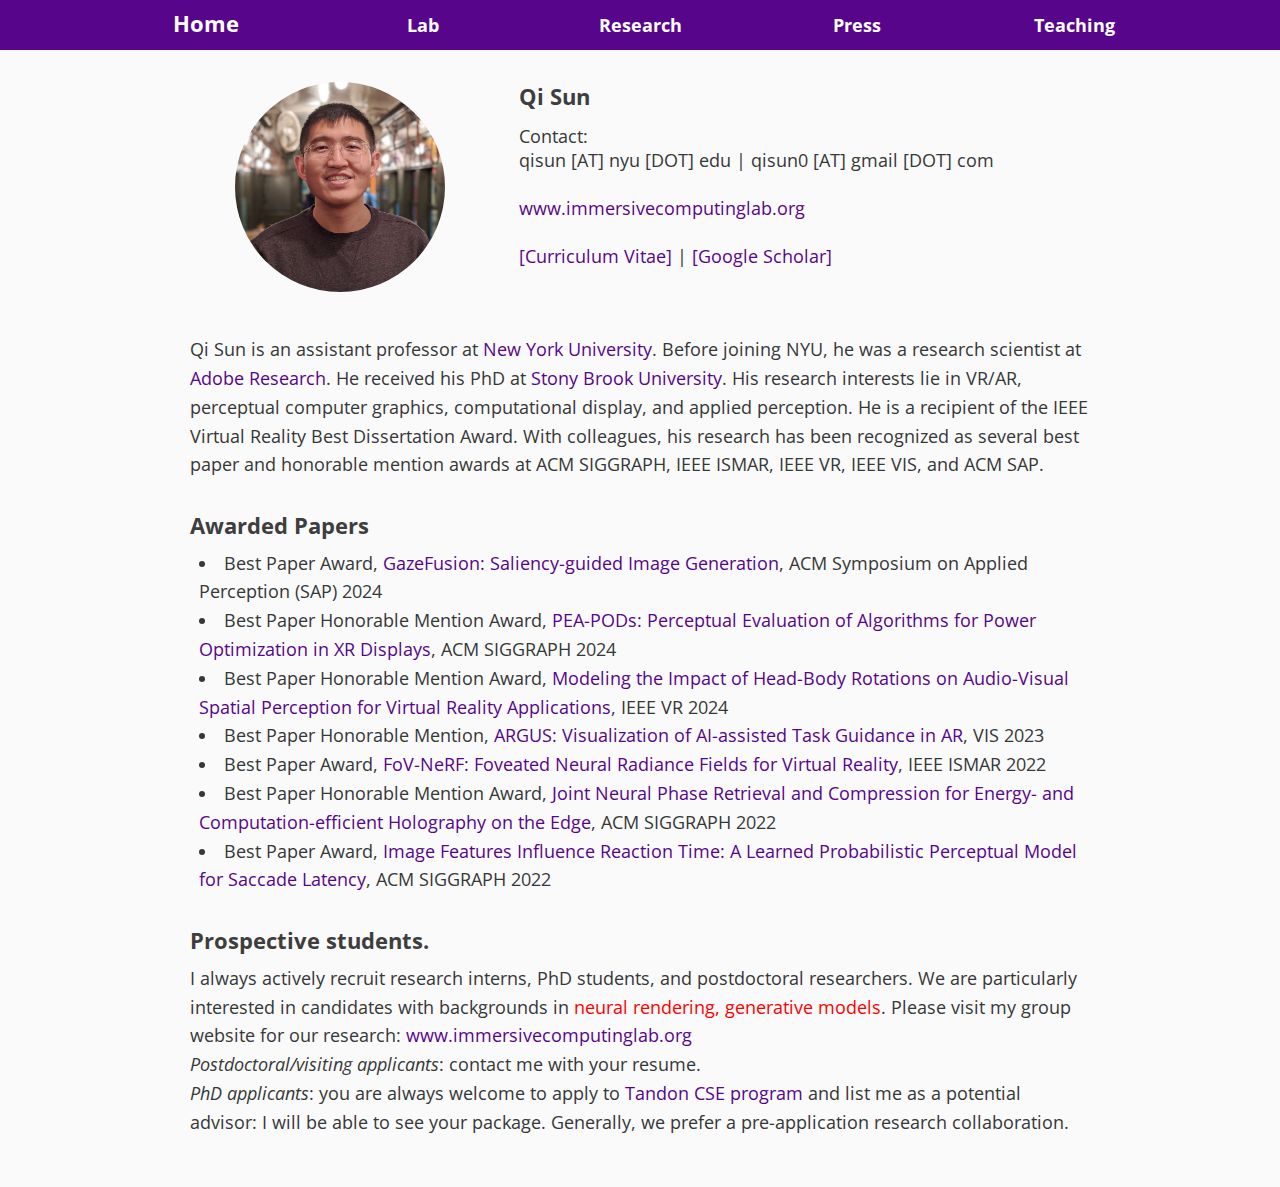
<file: index.html>
<html>

<head>
  <!-- Global site tag (gtag.js) - Google Analytics -->
  <script async src="https://www.googletagmanager.com/gtag/js?id=UA-116694013-1"></script>
  <script>
    window.dataLayer = window.dataLayer || [];

    function gtag() {
      dataLayer.push(arguments);
    }
    gtag('js', new Date());

    gtag('config', 'UA-116694013-1');
  </script>
  <link rel="icon" href="./favicon.ico" type="image/x-icon">
  <link rel="SHORTCUT ICON" href="./favicon.ico">
  <title>Qi Sun</title>
  <meta http-equiv="content-type" content="text/html; charset=utf-8" />
  <meta name="description" content="" />
  <meta name="keywords" content="" />
  <meta name="viewport" content="width=device-width">
  <link href='http://fonts.googleapis.com/css?family=Open+Sans' rel='stylesheet' type='text/css'>
  <link rel="stylesheet" href="main.css">
</head>

<body>
  <div id="wrapper">
    <ul id="topnav">
      <li class="head"><a href="#">Home</a>    
        <li><a href="https://www.immersivecomputinglab.org/">Lab</a></li>    
        <li><a href="https://www.immersivecomputinglab.org/research/">Research</a></li>
        <li><a href="https://www.immersivecomputinglab.org/press/">Press</a></li>
        <li><a href="https://www.immersivecomputinglab.org/courses/">Teaching</a></li>
    </ul>
    <div style="clear:both;"></div>
  </div>
  <div class="place" id="place"></div>

  <a name="about"><h1 style="padding-top: 100px; margin-top: -50px;"></h1></a>
  <div class="container" id="about_content">
    <table width="100%">
      <tr>
        <td width="5%" style="vertical-align:top"></td>
        <td width="20%" style="vertical-align:bottom; padding-top: 10px" >
          <div class="profile-picture centered"><img src="img/photo_qisun.jpg" alt="qi sun profile" ></div>
        </td>
        <td width="5%" style="vertical-align:top"></td>
        <td width="70%" style="vertical-align:top">
          <dl>
            <dd><h3 style="margin-top: 10px">Qi Sun</h3></dd>
            <dd>
              <p>Contact:
              <p>qisun [AT] nyu [DOT] edu  |  qisun0 [AT] gmail [DOT] com</p>
              <br />
              <!--<p><a href="https://engineering.nyu.edu/faculty/qi-sun" target="_blank">https://engineering.nyu.edu/faculty/qi-sun</a></p>-->
              </p><a href="https://www.immersivecomputinglab.org/">www.immersivecomputinglab.org</a></p>
              <br />
              <p><a href="cv_qisun.pdf" target="_blank">[Curriculum Vitae]</a> | <a href="https://scholar.google.com/citations?hl=en&user=oN7gaqMAAAAJ" target="_blank">[Google Scholar]</a></p>
            </dd><br/>
          </dl>
        </td>
      </tr>
    </table>
  </div>
 
  <a name="nothing"><h1 style="" yle="padding-top: 45px; margin-top: -45px;"></h1></a>
  <div class="container" id="about_content">
    <p></p>
    <p>Qi Sun is an assistant professor at <a href="https://engineering.nyu.edu/faculty/qi-sun" target="_blank">New York University</a>. Before joining NYU, he was a research scientist at <a href="https://research.adobe.com/person/qi-sun/" target="_blank">Adobe Research</a>. He received his PhD at <a href="https://www.cs.stonybrook.edu/" target="_blank">Stony Brook University</a>. His research interests lie in VR/AR, perceptual computer graphics, computational display, and applied perception. He is a recipient of the IEEE Virtual Reality Best Dissertation Award. With colleagues, his research has been recognized as several best paper and honorable mention awards at ACM SIGGRAPH, IEEE ISMAR, IEEE VR, IEEE VIS, and ACM SAP.
      </div>     
  </div>	

  <a name="experience"><h1 style="padding-top: 45px; margin-top: -45px;"></h1></a>
  <div class="container" id="work_content">
    <!-- <h3 style="padding-bottom: 0px">Employment</h3>
    <table id="work" style="width:100%" cellSpacing=3 cellPadding=6>
      <tr>
        <td width="3%" style="vertical-align:top; padding-top:12px">
          <dl><dt><img src="img/logo_nyu.ico" height="20px"></dt></dl>
        </td>
        <td width="95%" style="vertical-align:top"><dl>
          <dd style="padding-left:10px">New York University</dd>
          <dd style="padding-left:10px">Assistant Professor, Tandon School of Engineering</dd>
        </dl></td>
      </tr>
      <tr>
        <td width="3%" style="vertical-align:top; padding-top:12px">
          <dl><dt><img src="img/logo_adobe.ico" height="20px"></dt></dl>
        </td>
        <td width="95%" style="vertical-align:top"><dl>
          <dd style="padding-left:10px">Adobe Research</dd>
          <dd style="padding-left:10px">Research Scientist</dd>
        </dl></td>
      </tr>
    </table> -->
    <h3 style="padding-top: 0px; padding-bottom: 0px;">Awarded Papers</h3>
    <table id="paperAwards" style="width:100%" cellSpacing=3 cellPadding=6>
        <div style="padding-left: 0.5em">
          <li>Best Paper Award, <a href="https://www.immersivecomputinglab.org/publication/gazefusion-saliency-guided-image-generation/" target="_blank">GazeFusion: Saliency-guided Image Generation</a>, ACM Symposium on Applied Perception (SAP) 2024</li>
          <li>Best Paper Honorable Mention Award, <a href="https://www.immersivecomputinglab.org/publication/pea-pods-perceptual-evaluation-of-algorithms-for-power-optimization-in-xr-displays/" target="_blank">
            PEA-PODs: Perceptual Evaluation of Algorithms for Power Optimization in XR Displays</a>, ACM SIGGRAPH 2024</li>
          <li>Best Paper Honorable Mention Award, <a href="https://www.immersivecomputinglab.org/publication/modeling-the-impact-of-head-body-rotations-on-audio-visual-spatial-perception-for-virtual-reality-applications/" target="_blank">Modeling the Impact of Head-Body Rotations on Audio-Visual Spatial Perception for Virtual Reality Applications</a>, IEEE VR 2024</li>
          <li>Best Paper Honorable Mention, <a href="https://www.immersivecomputinglab.org/publication/argus-visualization-of-ai-assisted-task-guidance-in-ar/" target="_blank">ARGUS: Visualization of AI-assisted Task Guidance in AR</a>, VIS 2023</li>
          <li>Best Paper Award, <a href="https://www.immersivecomputinglab.org/publication/fov-nerf-foveated-neural-radiance-fields-for-virtual-reality/" target="_blank">FoV-NeRF: Foveated Neural Radiance Fields for Virtual Reality</a>, IEEE ISMAR 2022</li>
          <li>Best Paper Honorable Mention Award, <a href="https://www.immersivecomputinglab.org/publication/joint-neural-phase-retrieval-and-compression-for-energy-and-computation-efficient-holography-on-the-edge/" target="_blank">Joint Neural Phase Retrieval and Compression for Energy- and Computation-efficient Holography on the Edge</a>, ACM SIGGRAPH 2022</li>
          <li>Best Paper Award, <a href="https://www.immersivecomputinglab.org/publication/image-features-influence-reaction-time-a-learned-probabilistic-perceptual-model-for-saccade-latency/" target="_blank"> Image Features Influence Reaction Time: A Learned Probabilistic Perceptual Model for Saccade Latency</a>, ACM SIGGRAPH 2022</li>
        </div>
    </table>

    <h3 style="padding-bottom: 0px;">Prospective students.</h3>
    I always actively recruit research interns, PhD students, and postdoctoral researchers. <!--Please <a href="https://apply.engineering.nyu.edu/apply/" target="_blank"><u>apply here</u></a> by Dec 15th, 2020 -->
      We are particularly interested in candidates with backgrounds in <span style="color:#FF0000";>neural rendering, generative models</span>. Please visit my group website for our research: <a href="https://www.immersivecomputinglab.org/">www.immersivecomputinglab.org</a>
      <br>
      <em>Postdoctoral/visiting applicants</em>: contact me with your resume. 
      <br>
      <em>PhD applicants</em>: you are always welcome to apply to <a href="https://engineering.nyu.edu/academics/programs/computer-science-phd"> Tandon CSE program</a> and list me as a potential advisor: I will be able to see your package. Generally, we prefer a pre-application research collaboration.<!-- to better understand whether a longer-term collaboration could be efficient and enjoyable.  Meanwhile, please check out <a href="https://qisun.me/lab.html">this Q&A</a> before contacting me.--></p>
  </div>



</body>

</html>
</file>
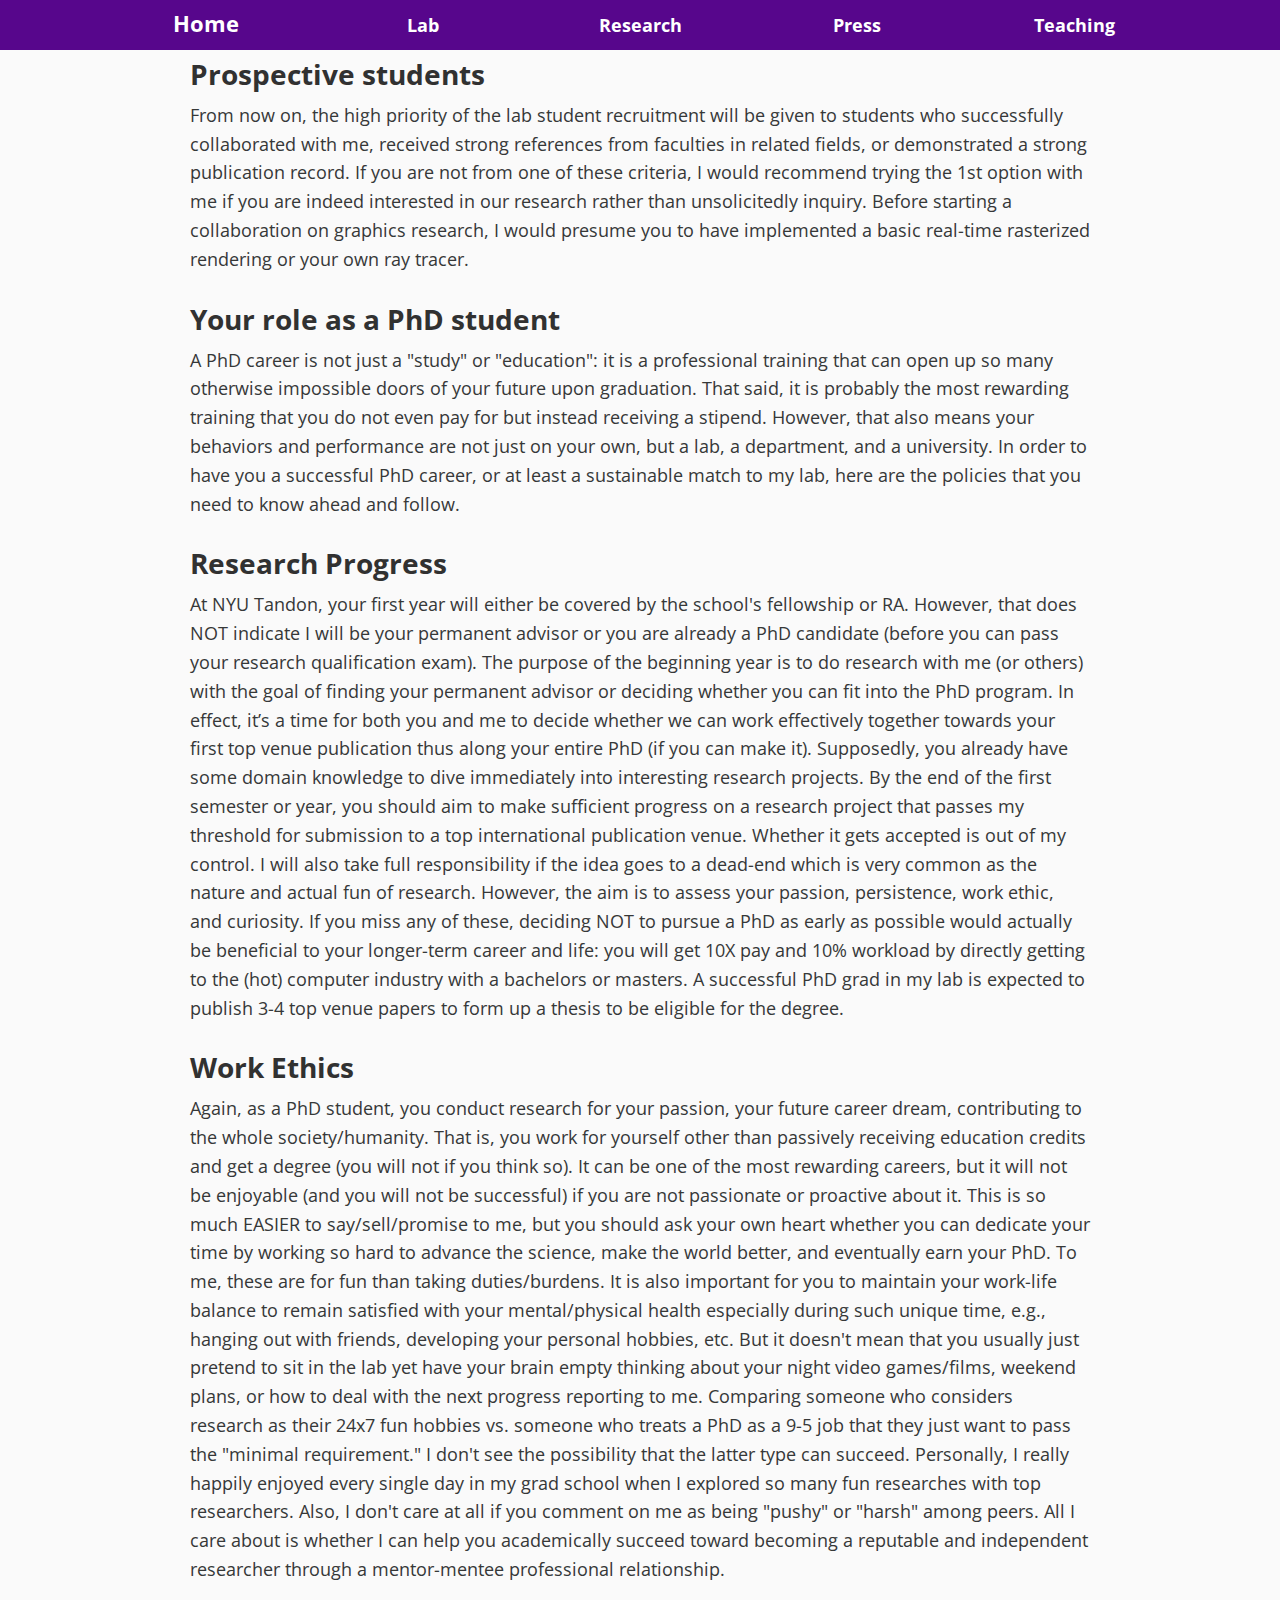
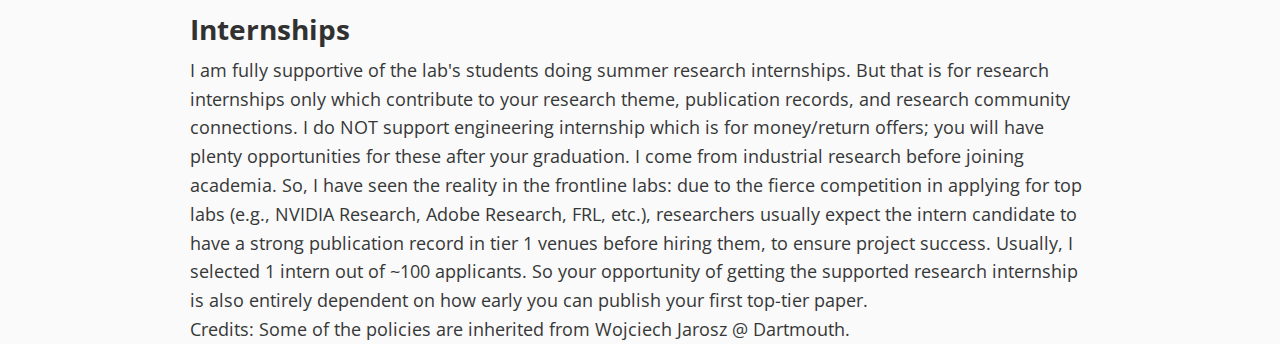
<file: lab.html>
<html>

<head>
  <!-- Global site tag (gtag.js) - Google Analytics -->
  <script async src="https://www.googletagmanager.com/gtag/js?id=UA-116694013-1"></script>
  <script>
    window.dataLayer = window.dataLayer || [];

    function gtag() {
      dataLayer.push(arguments);
    }
    gtag('js', new Date());

    gtag('config', 'UA-116694013-1');
  </script>
  <link rel="icon" href="./favicon.ico" type="image/x-icon">
  <link rel="SHORTCUT ICON" href="./favicon.ico">
  <title>Qi Sun | Press </title>
  <meta http-equiv="content-type" content="text/html; charset=utf-8" />
  <meta name="description" content="" />
  <meta name="keywords" content="" />
  <meta name="viewport" content="width=device-width">
  <link href='http://fonts.googleapis.com/css?family=Open+Sans' rel='stylesheet' type='text/css'>
  <link rel="stylesheet" href="main.css">
</head>

<body>
  <div id="wrapper">
    <ul id="topnav">
      <li class="head"><a href="#">Home</a>    
        <li><a href="https://www.immersivecomputinglab.org/">Lab</a></li>    
        <li><a href="https://www.immersivecomputinglab.org/research/">Research</a></li>
        <li><a href="https://www.immersivecomputinglab.org/press/">Press</a></li>
        <li><a href="https://www.immersivecomputinglab.org/courses/">Teaching</a></li>
    </ul>
    <div style="clear:both;"></div>
  </div>
<div class="container" id="about_content">    
</br>
<h2>
Prospective students
</h2>
From now on, the high priority of the lab student recruitment will be given to students who successfully collaborated with me, received strong references from faculties in related fields, or demonstrated a strong publication record. If you are not from one of these criteria, I would recommend trying the 1st option with me if you are indeed interested in our research rather than unsolicitedly inquiry. Before starting a collaboration on graphics research, I would presume you to have implemented a basic real-time rasterized rendering or your own ray tracer.

<h2>Your role as a PhD student</h2>
A PhD career is not just a "study" or "education": it is a professional training that can open up so many otherwise impossible doors of your future upon graduation. That said, it is probably the most rewarding training that you do not even pay for but instead receiving a stipend.

However, that also means your behaviors and performance are not just on your own, but a lab, a department, and a university. In order to have you a successful PhD career, or at least a sustainable match to my lab, here are the policies that you need to know ahead and follow.

<h2>Research Progress</h2>
At NYU Tandon, your first year will either be covered by the school's fellowship or RA. However, that does NOT indicate I will be your permanent advisor or you are already a PhD candidate (before you can pass your research qualification exam). The purpose of the beginning year is to do research with me (or others) with the goal of finding your permanent advisor or deciding whether you can fit into the PhD program. In effect, it’s a time for both you and me to decide whether we can work effectively together towards your first top venue publication thus along your entire PhD (if you can make it). Supposedly, you already have some domain knowledge to dive immediately into interesting research projects.

By the end of the first semester or year, you should aim to make sufficient progress on a research project that passes my threshold for submission to a top international publication venue. Whether it gets accepted is out of my control. I will also take full responsibility if the idea goes to a dead-end which is very common as the nature and actual fun of research. However, the aim is to assess your passion, persistence, work ethic, and curiosity. If you miss any of these, deciding NOT to pursue a PhD as early as possible would actually be beneficial to your longer-term career and life: you will get 10X pay and 10% workload by directly getting to the (hot) computer industry with a bachelors or masters. A successful PhD grad in my lab is expected to publish 3-4 top venue papers to form up a thesis to be eligible for the degree. 

<h2>Work Ethics</h2>

Again, as a PhD student, you conduct research for your passion, your future career dream, contributing to the whole society/humanity. 
That is, you work for yourself other than passively receiving education credits and get a degree (you will not if you think so). It can be one of the most rewarding careers, but it will not be enjoyable (and you will not be successful) if you are not passionate or proactive about it. This is so much EASIER to say/sell/promise to me, but you should ask your own heart whether you can dedicate your time by working so hard to advance the science, make the world better, and eventually earn your PhD. To me, these are for fun than taking duties/burdens.
It is also important for you to maintain your work-life balance to remain satisfied with your mental/physical health especially during such unique time, e.g., hanging out with friends, developing your personal hobbies, etc. But it doesn't mean that you usually just pretend to sit in the lab yet have your brain empty thinking about your night video games/films, weekend plans, or how to deal with the next progress reporting to me.
Comparing someone who considers research as their 24x7 fun hobbies vs. someone who treats a PhD as a 9-5 job that they just want to pass the "minimal requirement." I don't see the possibility that the latter type can succeed. Personally, I really happily enjoyed every single day in my grad school when I explored so many fun researches with top researchers.
Also, I don't care at all if you comment on me as being "pushy" or "harsh" among peers. All I care about is whether I can help you academically succeed toward becoming a reputable and independent researcher through a mentor-mentee professional relationship.


<h2>Internships</h2>
I am fully supportive of the lab's students doing summer research internships. But that is for research internships only which contribute to your research theme, publication records, and research community connections. I do NOT support engineering internship which is for money/return offers; you will have plenty opportunities for these after your graduation.
I come from industrial research before joining academia. So, I have seen the reality in the frontline labs: due to the fierce competition in applying for top labs (e.g., NVIDIA Research, Adobe Research, FRL, etc.), researchers usually expect the intern candidate to have a strong publication record in tier 1 venues before hiring them, to ensure project success. Usually, I selected 1 intern out of ~100 applicants. So your opportunity of getting the supported research internship is also entirely dependent on how early you can publish your first top-tier paper.

<p></p>
Credits: Some of the policies are inherited from Wojciech Jarosz @ Dartmouth.
</div>

</body>
</html>
</file>
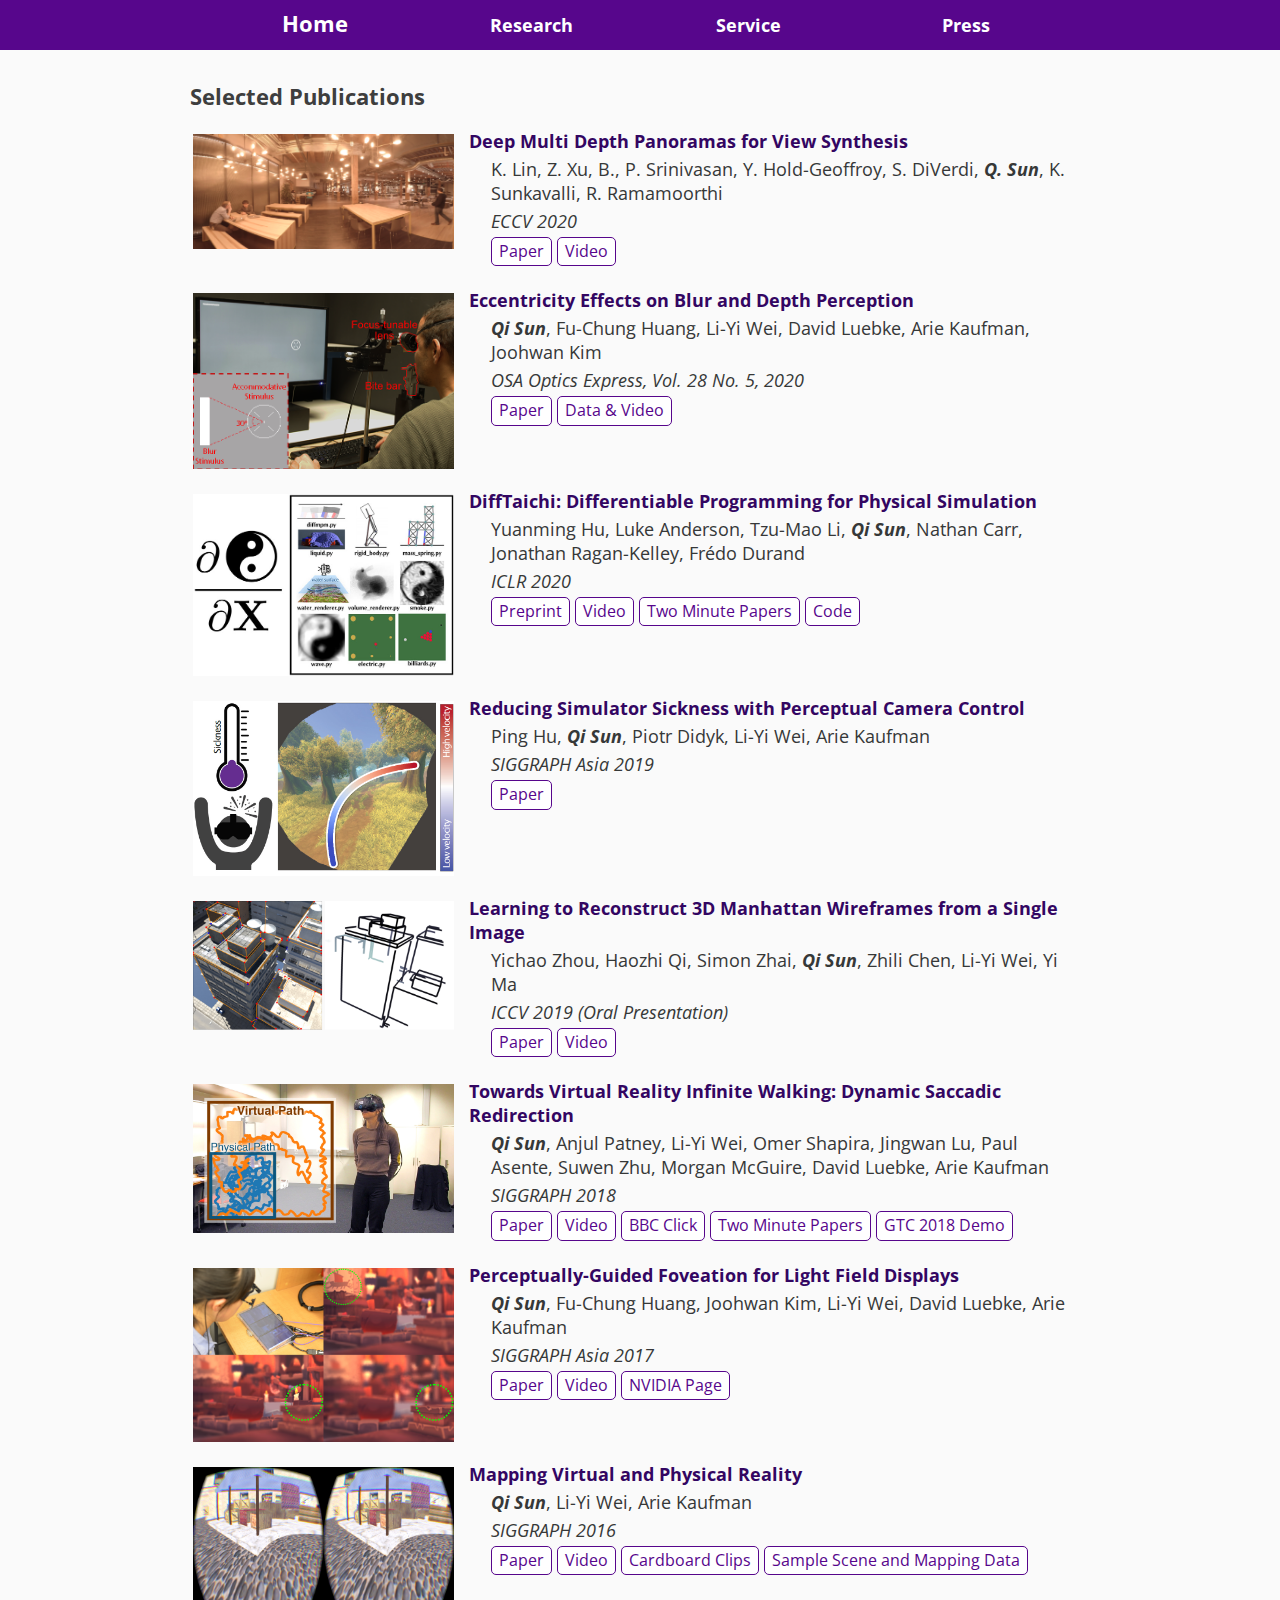
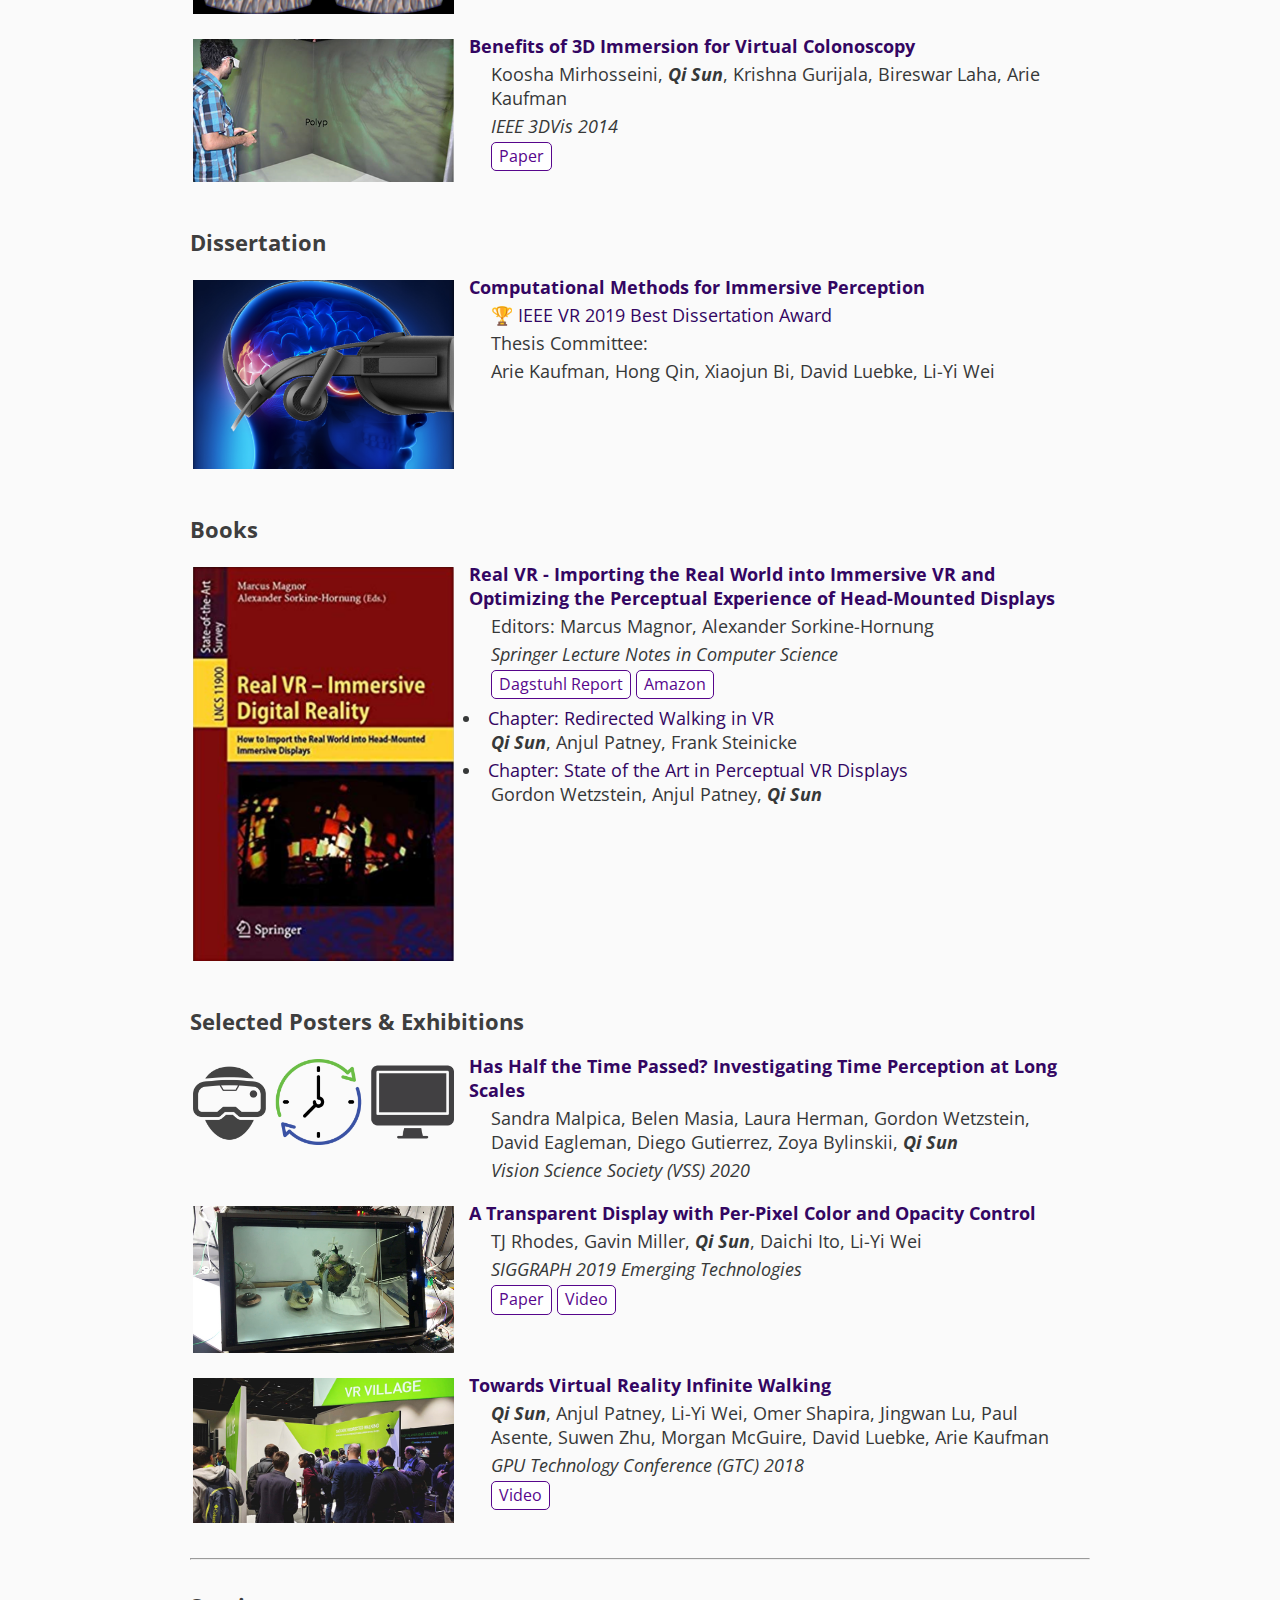
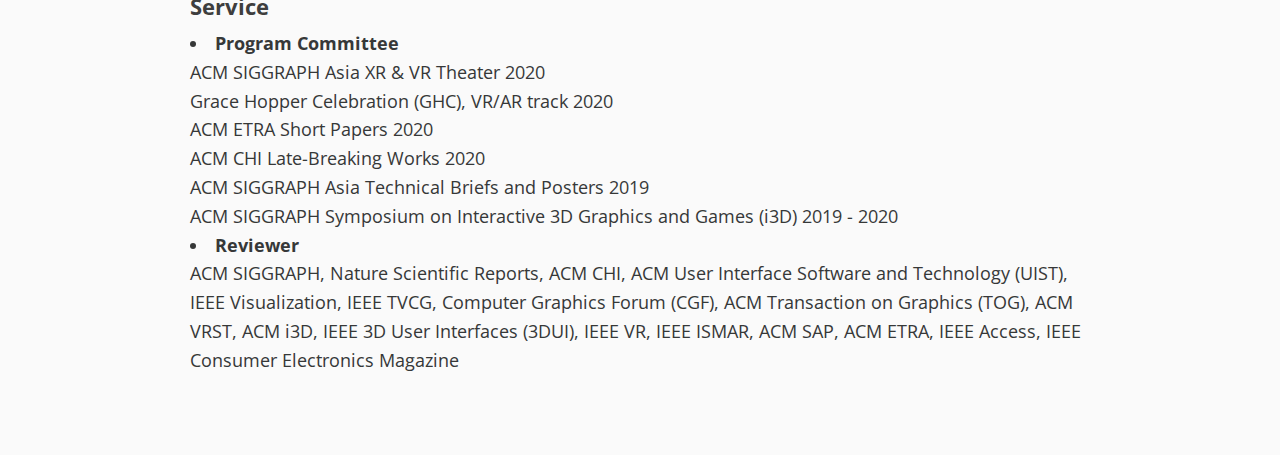
<file: research.html>
<html>

<head>
  <!-- Global site tag (gtag.js) - Google Analytics -->
  <script async src="https://www.googletagmanager.com/gtag/js?id=UA-116694013-1"></script>
  <script>
    window.dataLayer = window.dataLayer || [];

    function gtag() {
      dataLayer.push(arguments);
    }
    gtag('js', new Date());

    gtag('config', 'UA-116694013-1');
  </script>
  <link rel="icon" href="./favicon.ico" type="image/x-icon">
  <link rel="SHORTCUT ICON" href="./favicon.ico">
  <title>Qi Sun | Research </title>
  <meta http-equiv="content-type" content="text/html; charset=utf-8" />
  <meta name="description" content="" />
  <meta name="keywords" content="" />
  <meta name="viewport" content="width=device-width">
  <link href='http://fonts.googleapis.com/css?family=Open+Sans' rel='stylesheet' type='text/css'>
  <link rel="stylesheet" href="main.css">
</head>

<body>
  <div id="wrapper">
    <ul id="topnav">
      <li class="head"><a href="index.html">Home</a>
        <li><a href="#">Research</a></li>
        <li><a href="research.html#service">Service</a></li>
        <li><a href="media.html">Press</a></li>
    </ul>
    <div style="clear:both;"></div>
  </div>
  <div class="place" id="place"></div>

  <a name="pub"><h1 style="padding-top: 100px; margin-top: -50px;"></h1></a>
  <div class="container" id="pub_content">
    <h3>Selected Publications</h3>
    <p></p>
    <table style="width:100%" border=0 cellSpacing=3 cellPadding=6>
      <tr>
        <td width="30%" align=center style="vertical-align:top;"><img src="img/kaien_eccv20.png" alt="" width="100%" style="padding:5px 0;"></td>
        <td width="70%" style="vertical-align:top">
          <dl>
            <dt><a class="proj">Deep Multi Depth Panoramas for View Synthesis</a></dt>
            <dd>K. Lin, Z. Xu, B., P. Srinivasan, Y. Hold-Geoffroy,  S. DiVerdi, <b><em>Q. Sun</em></b>, K. Sunkavalli, R. Ramamoorthi</dd>
            <dd><i>ECCV 2020</i></dd>
            <dd>
              <a href="http://cseweb.ucsd.edu/~ravir/kaien_eccv20.pdf" target="_blank" class="btn">Paper</a>
              <a href="http://cseweb.ucsd.edu/~ravir/kaien_eccv20.mp4" target="_blank" class="btn">Video</a>
            </dd> 
          </dl>
        </td>
      </tr>

      <tr>
        <td width="30%" align=center style="vertical-align:top;"><img src="img/oe_19.png" alt="" width="100%" style="padding:5px 0;"></td>
        <td width="70%" style="vertical-align:top">
          <dl>
            <dt><a class="proj" href="https://1iyiwei.github.io/ebd-oe20/">Eccentricity Effects on Blur and Depth Perception</a></dt>
            <dd><b><em>Qi Sun</em></b>, Fu-Chung Huang, Li-Yi Wei, David Luebke, Arie Kaufman, Joohwan Kim</dd>
            <dd><i>OSA Optics Express, Vol. 28 No. 5, 2020</i></dd>
            <dd>
              <a href="https://www.osapublishing.org/oe/abstract.cfm?uri=oe-28-5-6734" target="_blank" class="btn">Paper</a>
              <a href="https://www.osapublishing.org/oe/fulltext.cfm?uri=oe-28-5-6734&id=427740#articleSupplMat" target="_blank" class="btn">Data & Video</a>
            </dd> 
          </dl>
        </td>
      </tr>

      <tr>
        <td width="30%" align=center style="vertical-align:top;">
          <img src="img/difftaichi-teaser.jpg" alt="" width="100%" style="padding:5px 0;">
        </td>
        <td width="70%" style="vertical-align:top">
          <dl>
            <dt><a class="proj" href="javascript:void(0)">DiffTaichi: Differentiable Programming for Physical Simulation</a></dt>
            <dd>Yuanming Hu, Luke Anderson, Tzu-Mao Li, <b><em>Qi Sun</em></b>, Nathan Carr, Jonathan Ragan-Kelley, Frédo Durand</dd>
            <dd><i>ICLR 2020</i></dd>
            <dd>
              <a href="https://arxiv.org/abs/1910.00935" target="_blank" class="btn">Preprint</a>
              <a href="https://www.youtube.com/watch?v=Z1xvAZve9aE" target="_blank" class="btn">Video</a>
              <a href="https://www.youtube.com/watch?v=T7w7QuYa4SQ&vl=en" target="_blank" class="btn">Two Minute Papers</a>
              <a href="https://github.com/yuanming-hu/difftaichi" target="_blank" class="btn">Code</a>
            </dd>
          </dl>
        </td>
      </tr>

      <tr>
        <td width="30%" align=center style="vertical-align:top;">
          <img src="img/siga_19_ui.jpg" alt="" width="100%" style="padding:5px 0;">
        </td>
        <td width="70%" style="vertical-align:top">
          <dl>
            <dt><a class="proj" href="https://1iyiwei.github.io/perceptualvr-siga19/">Reducing Simulator Sickness with Perceptual Camera Control</a></dt>
            <dd>Ping Hu, <b><em>Qi Sun</em></b>, Piotr Didyk, Li-Yi Wei, Arie Kaufman</dd>
            <dd><i>SIGGRAPH Asia 2019</i></dd>
            <dd>
              <a href="https://hal.archives-ouvertes.fr/hal-02288158" target="_blank" class="btn">Paper</a>
            </dd>
          </dl>
        </td>
      </tr>

      <tr>
        <td width="30%" align=center style="vertical-align:top;">
          <img src="img/iccv_19_wireframe.png" alt="" width="100%" style="padding:5px 0;">
        </td>
        <td width="70%" style="vertical-align:top">
          <dl>
            <dt><a class="proj" href="https://yichaozhou.com/publication/1811learning/">Learning to Reconstruct 3D Manhattan Wireframes from a Single Image</a></dt>
            <dd>Yichao Zhou, Haozhi Qi, Simon Zhai, <b><em>Qi Sun</em></b>, Zhili Chen, Li-Yi Wei, Yi Ma</dd>
            <dd><i>ICCV 2019 (Oral Presentation)</i></dd>
            <dd>
              <a href="https://arxiv.org/abs/1905.07482" target="_blank" class="btn">Paper</a>
              <a href="https://youtu.be/l3sUtddPJPY" target="_blank" class="btn">Video</a>
            </dd>
          </dl>
        </td>
      </tr>

      <tr>
        <td width="30%" align=center style="vertical-align:top;">
          <img src="img/sig18_vri_ui0.jpg" alt="" width="100%" style="padding:5px 0;">
        </td>
        <td width="70%" style="vertical-align:top">
          <dl>
            <dt><a class="proj" href="https://1iyiwei.github.io/dsr-sig18/">Towards Virtual Reality Infinite Walking: Dynamic Saccadic Redirection</a></dt>
            <dd><b><em>Qi Sun</em></b>, Anjul Patney, Li-Yi Wei, Omer Shapira, Jingwan Lu, Paul Asente, Suwen Zhu, Morgan McGuire, David Luebke, Arie Kaufman</dd>
            <dd><i>SIGGRAPH 2018</i></dd>
            <dd>
              <a href="https://research.nvidia.com/sites/default/files/pubs/2018-08_Towards-Virtual-Reality/paper_0.pdf" target="_blank" class="btn">Paper</a>
              <a href="https://youtu.be/eDk4HrEtGrM" target="_blank" class="btn">Video</a>
              <a href="https://www.bbc.com/news/av/technology-45190257/eye-tracking-creates-infinite-space-in-virtual-reality" target="_blank" class="btn">BBC Click</a>
              <a href="https://youtu.be/KEdrBMZx53w" target="_blank" class="btn">Two Minute Papers</a>
              <a href="https://1iyiwei.github.io/dsr-sig18/gtc.html" target="_blank" class="btn">GTC 2018 Demo</a>
            </dd>
          </dl>
        </td>
      </tr>

      <tr>
        <td width="30%" align=center style="vertical-align:top;">
          <img src="img/siga17_pgf_ui.png" alt="" width="100%" style="padding:5px 0;">
        </td>
        <td width="70%" style="vertical-align:top">
          <dl>
            <dt><a class="proj" href="https://1iyiwei.github.io/flfd-siga17/">Perceptually-Guided Foveation for Light Field Displays</a></dt>
            <dd><b><em>Qi Sun</em></b>, Fu-Chung Huang, Joohwan Kim, Li-Yi Wei, David Luebke, Arie Kaufman</dd>
            <dd><i>SIGGRAPH Asia 2017</i></dd>
            <dd>
              <a href="papers/17_siga_pgf.pdf" target="_blank" class="btn">Paper</a>
              <a href="https://youtu.be/tx0i30vTqMU" target="_blank" class="btn">Video</a>
              <a href="http://research.nvidia.com/publication/2017-11_Perceptually-Guided-Foveation-for" target="_blank" class="btn">NVIDIA Page</a>
            </dd>
          </dl>
        </td>
      </tr>

      <tr>
        <td width="30%" align=center style="vertical-align:top;">
          <img src="img/sig16_mvp_ui.png" alt="" width="100%" style="padding:5px 0;">
        </td>
        <td width="70%" style="vertical-align:top">
          <dl>
            <dt><a class="proj" href="http://www.liyiwei.org/papers/vr-sig16/">Mapping Virtual and Physical Reality</a></dt>
            <dd><b><em>Qi Sun</em></b>, Li-Yi Wei, Arie Kaufman</dd>
            <dd><i>SIGGRAPH 2016</i></dd>
            <dd>
              <a href="papers/16_sig_mvp.pdf" class="btn">Paper</a>
              <a href="https://youtu.be/YK9m0wkwjTE" target="_blank" class="btn">Video</a>
              <a href="https://www.youtube.com/playlist?list=PL0ndvBq1lwjvpFMbwzgGFvKCmy4msIYXV" target="_blank" class="btn">Cardboard Clips</a>
              <a href="data/sig16_mvp_italy.zip" target="_blank" class="btn">Sample Scene and Mapping Data</a>
            </dd>
          </dl>
        </td>
      </tr>

      <tr>
        <td width="30%" align=center style="vertical-align:top;">
          <img src="img/vc.png" alt="" width="100%" style="padding:5px 0;">
        </td>
        <td width="70%" style="vertical-align:top">
          <dl>
            <dt><a class="proj" href="https://ieeexplore.ieee.org/abstract/document/7160105">Benefits of 3D Immersion for Virtual Colonoscopy</a></dt>
            <dd>Koosha Mirhosseini, <b><em>Qi Sun</em></b>, Krishna Gurijala, Bireswar Laha, Arie Kaufman</dd>
            <dd><i>IEEE 3DVis 2014</i></dd>
            <dd>
              <a href="https://ieeexplore.ieee.org/abstract/document/7160105" class="btn">Paper</a>
            </dd>
          </dl>
        </td>
      </tr>
    </table>
  </div>

  <a name="dissertation"><h1 style="padding-top: 45px; margin-top: -45px;"></h1></a>
  <div class="container" id="dissertation_content">
    <h3>Dissertation</h3>
    <p></p>
    <table style="width:100%" border=0 cellSpacing=3 cellPadding=6>
      <tr>
        <td width="30%" align=center style="vertical-align:top;">
          <img src="img/perception_dissertation.png" alt="" width="100%" style="padding:5px 0;">
        </td>
        <td width="70%" style="vertical-align:top">
          <dl>
            <dt><a class="proj" href="https://drive.google.com/open?id=1NJzw_tN2XsUm1wu6LxuJvUMvQGhGuBss">Computational Methods for Immersive Perception</a></dt>
            <dd><a class="proj" href="https://conferences.computer.org/vr-tvcg/2020/content/TVCG/assets/pdfs/26tvcg05-fill-2978997-x.pdf">&#x1f3c6; IEEE VR 2019 Best Dissertation Award</a></dd>
            <dd>Thesis Committee:</dd>
            <dd>Arie Kaufman, Hong Qin, Xiaojun Bi, David Luebke, Li-Yi Wei</dd>
          </dl>
        </td>
      </tr>
    </table>
  </div>

  <a name="book"><h1 style="padding-top: 45px; margin-top: -45px;"></h1></a>
  <div class="container" id="book_content">
    <h3>Books</h3>
    <p></p>
    <table style="width:100%" border=0 cellSpacing=3 cellPadding=6>
      <tr>
        <td width="30%" align=center style="vertical-align:top;">
          <img src="img/dagstuhl_book.png" alt="" width="100%" style="padding:5px 0;">
        </td>
        <td width="70%" style="vertical-align:top">
          <dl>
            <dt><a class="proj" href="https://link.springer.com/book/10.1007/978-3-030-41816-8">Real VR - Importing the Real World into Immersive VR and Optimizing the Perceptual Experience of Head-Mounted Displays</a></dt>
            <dd>Editors: Marcus Magnor, Alexander Sorkine-Hornung</dd>
            <dd><i>Springer Lecture Notes in Computer Science</i></dd>
            <dd>
              <a href="http://dx.doi.org/10.4230/DagRep.9.6.143" target="_blank" class="btn">Dagstuhl Report</a>
              <a href="https://www.amazon.com/dp/3030418154/ref=cm_sw_em_r_mt_dp_U_NpowEb1PKTZFZ" target="_blank" class="btn">Amazon</a>
            </dd>

            <li><a class="proj" href="https://link.springer.com/chapter/10.1007/978-3-030-41816-8_12">Chapter: Redirected Walking in VR</a></li>
            <dd><b><em>Qi Sun</em></b>, Anjul Patney, Frank Steinicke</dd>

            <li><a class="proj" href="https://link.springer.com/chapter/10.1007/978-3-030-41816-8_9">Chapter: State of the Art in Perceptual VR Displays</a></li>
            <dd>Gordon Wetzstein, Anjul Patney, <b><em>Qi Sun</em></b></dd>
          </dl>
        </td>
      </tr>
    </table>
  </div>

  <a name="exhibition"><h1 style="padding-top: 45px; margin-top: -45px;"></h1></a>
  <div class="container" id="exhibition_content">
    <h3>Selected Posters & Exhibitions</h3>
    <p></p>
    <table style="width:100%" border=0 cellSpacing=3 cellPadding=6>
      <tr>
        <td width="30%" align=center style="vertical-align:top;">
          <img src="img/exhibition/time.png" alt="" width="100%" style="padding:5px 0;">
        </td>
        <td width="70%" style="vertical-align:top">
          <dl>
            <dt><a class="proj">Has Half the Time Passed? Investigating Time Perception at Long Scales</a></dt>
            <dd>Sandra Malpica, Belen Masia, Laura Herman, Gordon Wetzstein, David Eagleman, Diego Gutierrez, Zoya Bylinskii, <b><em>Qi Sun</em></b></dd>
            <dd><i>Vision Science Society (VSS) 2020</i></dd>
          </dl>
        </td>
      </tr>

      <tr>
        <td width="30%" align=center style="vertical-align:top;">
          <img src="img/exhibition/sig19.jpg" alt="" width="100%" style="padding:5px 0;">
        </td>
        <td width="70%" style="vertical-align:top">
          <dl>
            <dt><a class="proj" href="javascript:void(0)">A Transparent Display with Per-Pixel Color and Opacity Control</a></dt>
            <dd>TJ Rhodes, Gavin Miller, <b><em>Qi Sun</em></b>, Daichi Ito, Li-Yi Wei</dd>
            <dd><i>SIGGRAPH 2019 Emerging Technologies</i></dd>
            <dd>
              <a href="papers/19_sig_tdp.pdf" target="_blank" class="btn">Paper</a>
              <a href="https://youtu.be/NgJJtkb3Fr4" target="_blank" class="btn">Video</a>
            </dd>
          </dl>
        </td>
      </tr>

      <tr>
        <td width="30%" align=center style="vertical-align:top;">
          <img src="img/exhibition/GTC2018_thumbnail.png" alt="" width="100%" style="padding:5px 0;">
        </td>
        <td width="70%" style="vertical-align:top">
          <dl>
            <dt><a class="proj" href="https://1iyiwei.github.io/dsr-sig18/gtc.html">Towards Virtual Reality Infinite Walking</a></dt>
            <dd><b><em>Qi Sun</em></b>, Anjul Patney, Li-Yi Wei, Omer Shapira, Jingwan Lu, Paul Asente, Suwen Zhu, Morgan McGuire, David Luebke, Arie Kaufman</dd>
            <dd><i>GPU Technology Conference (GTC) 2018</i></dd>
            <dd>
              <a href="https://youtu.be/cusPmcI5U2s" target="_blank" class="btn">Video</a>
            </dd>
          </dl>
        </td>
      </tr>
    </table>
  </div>

  <a name="service"><h1 style="padding-top: 45px; margin-top: -45px;"></h1></a>
  <div class="container" id="service">
    <hr />
    <h3>Service</h3>
      <li>
        <b>Program Committee</b></p>
        <p>ACM SIGGRAPH Asia XR & VR Theater 2020<br />
        <p>Grace Hopper Celebration (GHC), VR/AR track 2020<br />
        <p>ACM ETRA Short Papers 2020<br />
        <p>ACM CHI Late-Breaking Works 2020<br />  
        <p>ACM SIGGRAPH Asia Technical Briefs and Posters 2019<br />          
        <p>ACM SIGGRAPH Symposium on Interactive 3D Graphics and Games (i3D) 2019 - 2020<br />
      </li>
      <li>
        <b>Reviewer</b></p>
        <p>ACM SIGGRAPH, Nature Scientific Reports, ACM CHI, ACM User Interface Software and Technology (UIST), IEEE Visualization, IEEE TVCG, Computer Graphics Forum (CGF), ACM Transaction on Graphics (TOG), ACM VRST, ACM i3D, IEEE 3D User Interfaces (3DUI), IEEE VR, IEEE ISMAR, ACM SAP, ACM ETRA, IEEE Access, IEEE Consumer Electronics Magazine <br />
      </li>
  </div>

  <div style="padding-bottom:30px"></div>
</body>

</html>
</file>
<file: main.css>
@charset 'UTF-8';

@media screen and (min-width: 601px) {
  div#wrapper {
    width: 520px;
  }
  div.container{
    max-width: 520px;
  }
  ul#topnav li a{
    width: 110px;
    padding: 2px 5px;
  }
  * {
    font-size: 18px;
  }
  ul#topnav li a{
    font-size: 18px;
  }
  ul#topnav li.head a,
  ul#topnav li.head a:hover{
    font-size: 22px;
  }
  h1 {
    font-size: 30px;
  }
  h2 {
    font-size: 28px;
  }
  h3 {
    font-size: 22px;
  }
  h4, h5, h6 {
    font-size: 18px;
  }
  a.btn,
  a.btn:focus {
    font-size: 16px;
  }
  div.profile-picture{
    height: 210px;
    width: 210px;
  }
}
@media screen and (min-width: 1000px) {
  div#wrapper {
    width: 900px;
  }
  div.container{
    max-width: 900px;
  }
  ul#topnav li a{
    width: 180px;
    padding: 5px 15px;
  }
  div.profile-picture {
    height: 210px;
    width: 210px;
  }
}
@media screen and (max-width: 600px) {
  div#wrapper {
    width: 400px;
  }
  div.container{
    max-width: 400px;
  }
  ul#topnav li a{
    width: 80px;
    padding: 1px 4px;
  }
  * {
    font-size: 12px;
  }
  ul#topnav li a{
    font-size: 12px;
  }
  ul#topnav li.head a,
  ul#topnav li.head a:hover{
    font-size: 14px;
  }
  h1 {
    font-size: 28px;
  }
  h2 {
    font-size: 28px;
  }
  h3 {
    font-size: 22px;
  }
  h4, h5, h6 {
    font-size: 12px;
  }
  a.btn,
  a.btn:focus {
    font-size: 12px;
  }
  div.profile-picture{
    height: 150px;
    width: 150px;
  }
}


*{
  margin:0;
  padding-left:0;
  font-family: 'Open Sans', Helvetica Neue, Helvetica, Arial, sans-serif;
  color: #363838;
}

html {
  line-height: 1.5;
}

body{
  background-color: #fafafa;
}

.place{
  height:60px;
  display:none;
}


.container a,
.container a:focus{
  color: #57068c;
  text-decoration: none
}
/*#07519a*/
/*.container a:hover{
  color: #cc3300 !important;
  text-decoration: underline
}*/
.container a:hover {
  background-color: #fcf7b2;
  text-decoration: none;
}


div#wrapper {
  position: fixed;
  top: 0;
  height: 50px;
  width: 100vw;
  text-align: center;
  line-height:50px;
  background-color: #57068c;
  border: none;
  margin: 0 auto; left:0px; right:0px;
  z-index: 9999;
  float:clear;
}

ul#topnav{
  padding: 0px;  
  width: 100%;
  height:60px;
  text-decoration: none;
  list-style-type: none;
  display:inline-block;
  margin: 0px auto;
  text-align: center;
}

ul#topnav li{
  display: inline;
  height: 60px;
  float: center;
  position: relative;
  line-height: 30px;
  text-transform: initial;
  margin-top: 5px;
  margin-left: 0px;
  margin-bottom: 0px;
  padding-bottom: 20px;
}

ul#topnav li a{
  display:inline-block;
  color: #ffffff;
  text-align: center;
  text-decoration:none;
  font-weight:bold;
  border: 1px solid transparent;
  border-radius: 4px;
}

ul#topnav a:hover{
  color: #b8b8b8;
  border-color: transparent;
  /*border-color: #bebebe;*/
  text-decoration: none;
}

ul#topnav a:active{
  border-color: transparent;
  text-decoration: none;
}

ul#topnav li.head a{
  border-color: transparent;
}

ul#topnav li.head a:hover{
  border-color: transparent;
}


/* Headings */
h1, h2, h3, h4, h5, h6 {
  margin-bottom: .5rem;
  font-weight: bold;
  line-height: 1.25;
  text-rendering: optimizeLegibility;
}

h1 {
  color: #313131;
  margin: 0.67em 0;
}

h2 {
  margin-top: 1em;
  color: #313131;
}

h3 {
  margin-top: 1.5em;
  color: #3e3e3e;
}
h4, h5, h6 {
  margin-top: 1em;
  color: #313131;
}

div.container{
  margin-bottom: 50px;
  margin: 0 auto;
  padding: 0 2em;
  line-height: 1.6em;
}

strong{
  text-shadow: 1px 1px 0px #fff;
}

ul#work{
  list-style-type: none;
  padding: 0 0 0 0;
  margin: 0px;
}

ul#work li p{
  padding: 0 0 1em 24px;
  list-style-type: none;
}

ul#work li p.head{
  padding: 0 0 0 0;
  list-style-type: none;
}

/*publication table*/
dt{
  font-weight: bold;
  text-decoration: none;
  padding: 0 0 4 0;
  margin-left: 6px;
}
a.proj{
  color: #330662;
  text-decoration: none;
}
a.proj:focus,
a.proj:hover{;
  color: #330662;
  margin-bottom: 0;
  text-align: center;
  vertical-align: middle;
  cursor: pointer;
  text-decoration: none;
  background-color: none;
  text-decoration: none;
}
dd{
  padding-left: 28px;
  padding-bottom: 4px;
}


/*publication button*/
a.btn,
a.btn:focus{
  padding: 1px 7px;
  display: inline-block;
  margin-bottom: 3px;
  font-weight: normal;
  text-align: center;
  vertical-align: middle;
  cursor: pointer;
  background-image: none;
  border: 1px solid transparent;
  white-space: nowrap;
  line-height: 1.6;
  border-radius: 5px;
  color: #57068c;
  background-color: #ffffff;
  border-color:  #57068c;
  text-decoration: none;
}
a.btn:hover{
  color: #ffffff;
  background-color:  #57068c;
  border-color:  #57068c;
}


/*media links*/
.media_links {
   /* Prevent vertical gaps */
   line-height: 0;

   -webkit-row-count: 5;
   -webkit-row-gap:   0;
   -moz-row-count:    5;
   -moz-row-gap:      0;
   -ms-row-count:     5;
   -ms-row-gap:       0;
   -o-row-count:      5;
   -o-row-gap:        0;
   row-count:         5;
   row-gap:           0;
}

a.media{
  background-color: #ffffff;
  outline: auto 0px -webkit-focus-ring-color;
}
a.media:focus,
a.media:hover{
  background-color: #ffffff;
  outline: auto 0px -webkit-focus-ring-color;
}

.media_links img {
  /* Just in case there are inline attributes */
  width: auto !important;
  height: 90px !important;
}

@media (max-width: 1200px) {
  .media_links {
  -moz-column-count:    4;
  -webkit-column-count: 4;
  column-count:         4;
  }
}
@media (max-width: 1000px) {
  .media_links {
  -moz-column-count:    3;
  -webkit-column-count: 3;
  column-count:         3;
  }
}
@media (max-width: 800px) {
  .media_links {
  -moz-column-count:    2;
  -webkit-column-count: 2;
  column-count:         2;
  }
}
@media (max-width: 400px) {
  .media_links {
  -moz-column-count:    1;
  -webkit-column-count: 1;
  column-count:         1;
  }
}

.profile-picture {
  border-radius: 50%;
  margin-top: 0;
  border: 0px;
  margin-bottom: 20px;
  height: 210px;
  width: 210px;
  overflow: hidden;
}
.profile-picture img {
  object-fit: cover;
  width: 100%;
  height: 100%;
  display: block;
}
</file>
